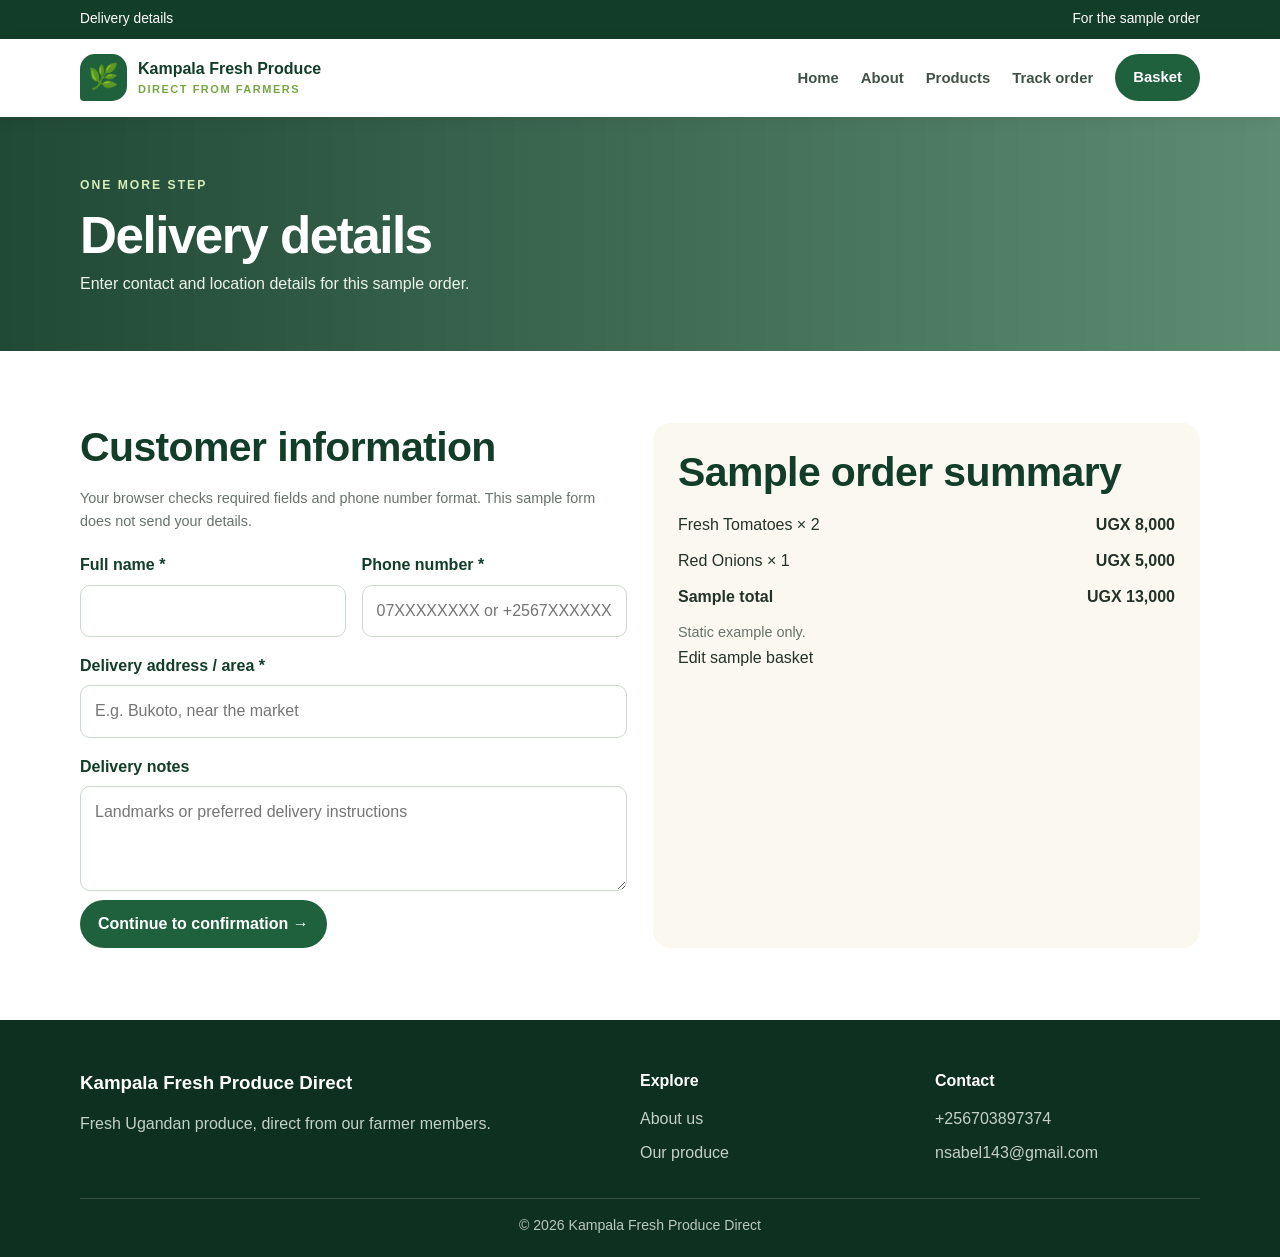
<file: checkout.html>
<!doctype html>
<html lang="en">
    <head>
        <!-- Checkout relies on native browser validation without scripts. -->
         <meta charset="utf-8">
         <meta name="viewport" content="width=device-width,initial-scale=1">
         <title>Checkout | Kampala Fresh Produce Direct</title>
         <link rel="stylesheet" href="style.css">
        </head>
<body>
    <div class="topbar">
        <div class="container topbar-inner">
            <span>Delivery details</span>
            <span>For the sample order</span>
        </div>
    </div>
    <header>
        <nav class="container nav-wrap" aria-label="Main navigation">
            <a class="brand" href="index.html">
                <span class="brand-mark">🌿</span>
                <span class="brand-name">Kampala Fresh Produce<small>DIRECT FROM FARMERS</small></span>
            </a>
            <ul class="nav-links">
                <li><a href="index.html">Home</a></li>
                <li><a href="about.html">About</a></li>
                <li><a href="products.html">Products</a></li>
                <li><a href="tracking.html">Track order</a></li>
                <li><a class="shop-link" href="basket.html">Basket</a></li>
            </ul>
        </nav>
    </header>
<main>
    <section class="page-hero">
        <div class="container">
            <span class="eyebrow">One more step</span>
            <h1>Delivery details</h1>
            <p>Enter contact and location details for this sample order.</p>
        </div>
    </section>
    <section>
        <div class="container grid-2">
            <div>
                <h2>Customer information</h2>
                <p class="form-note">Your browser checks required fields and phone number format. This sample form does not send your details.</p>
                <form action="confirmation.html" method="get">
                    <div class="form-grid">
                        <div class="form-group">
                            <label for="customer-name">Full name *</label>
                            <input class="field" id="customer-name" name="name" required minlength="2" autocomplete="name">
                        </div>
                        <div class="form-group">
                            <label for="customer-phone">Phone number *</label>
                            <input class="field" id="customer-phone" name="phone" type="tel" required pattern="(?:\+256|0)[0-9]{9}" placeholder="07XXXXXXXX or +2567XXXXXXXX" title="Enter a Ugandan number starting 07 or +2567">
                        </div>
                        <div class="form-group full">
                            <label for="customer-address">Delivery address / area *</label>
                            <input class="field" id="customer-address" name="address" required minlength="5" placeholder="E.g. Bukoto, near the market">
                        </div>
                        <div class="form-group full">
                            <label for="customer-notes">Delivery notes</label>
                            <textarea class="field" id="customer-notes" name="notes" rows="3" placeholder="Landmarks or preferred delivery instructions"></textarea>
                        </div>
                    </div>
                    <button class="btn" type="submit">Continue to confirmation →</button>
                </form>
            </div>
            <aside class="summary">
                <h2>Sample order summary</h2>
                <div class="summary-line">
                    <span>Fresh Tomatoes × 2</span>
                    <strong>UGX 8,000</strong>
                </div>
                <div class="summary-line">
                    <span>Red Onions × 1</span>
                    <strong>UGX 5,000</strong>
                </div>
                <div class="summary-line">
                    <strong>Sample total</strong>
                    <strong>UGX 13,000</strong>
                </div>
                <p class="small">Static example only.</p>
                <a href="basket.html">Edit sample basket</a>
            </aside>
        </div>
    </section>
</main>
<footer>
    <div class="container">
        <div class="footer-grid">
            <div>
                <h3>Kampala Fresh Produce Direct</h3>
                <p>Fresh Ugandan produce, direct from our farmer members.</p>
            </div>
            <div>
                <h4>Explore</h4>
                <ul>
                    <li><a href="about.html">About us</a></li>
                    <li><a href="products.html">Our produce</a></li>
                </ul>
            </div>
            <div>
                <h4>Contact</h4>
                <ul>
                    <li><a href="tel:+256703897374">+256703897374</a></li>
                    <li><a href="mailto:nsabel143@gmail.com">nsabel143@gmail.com</a></li>
                </ul>
            </div>
        </div>
        <p class="copyright">© 2026 Kampala Fresh Produce Direct</p>
    </div>
</footer>
</body>
</html>
</file>
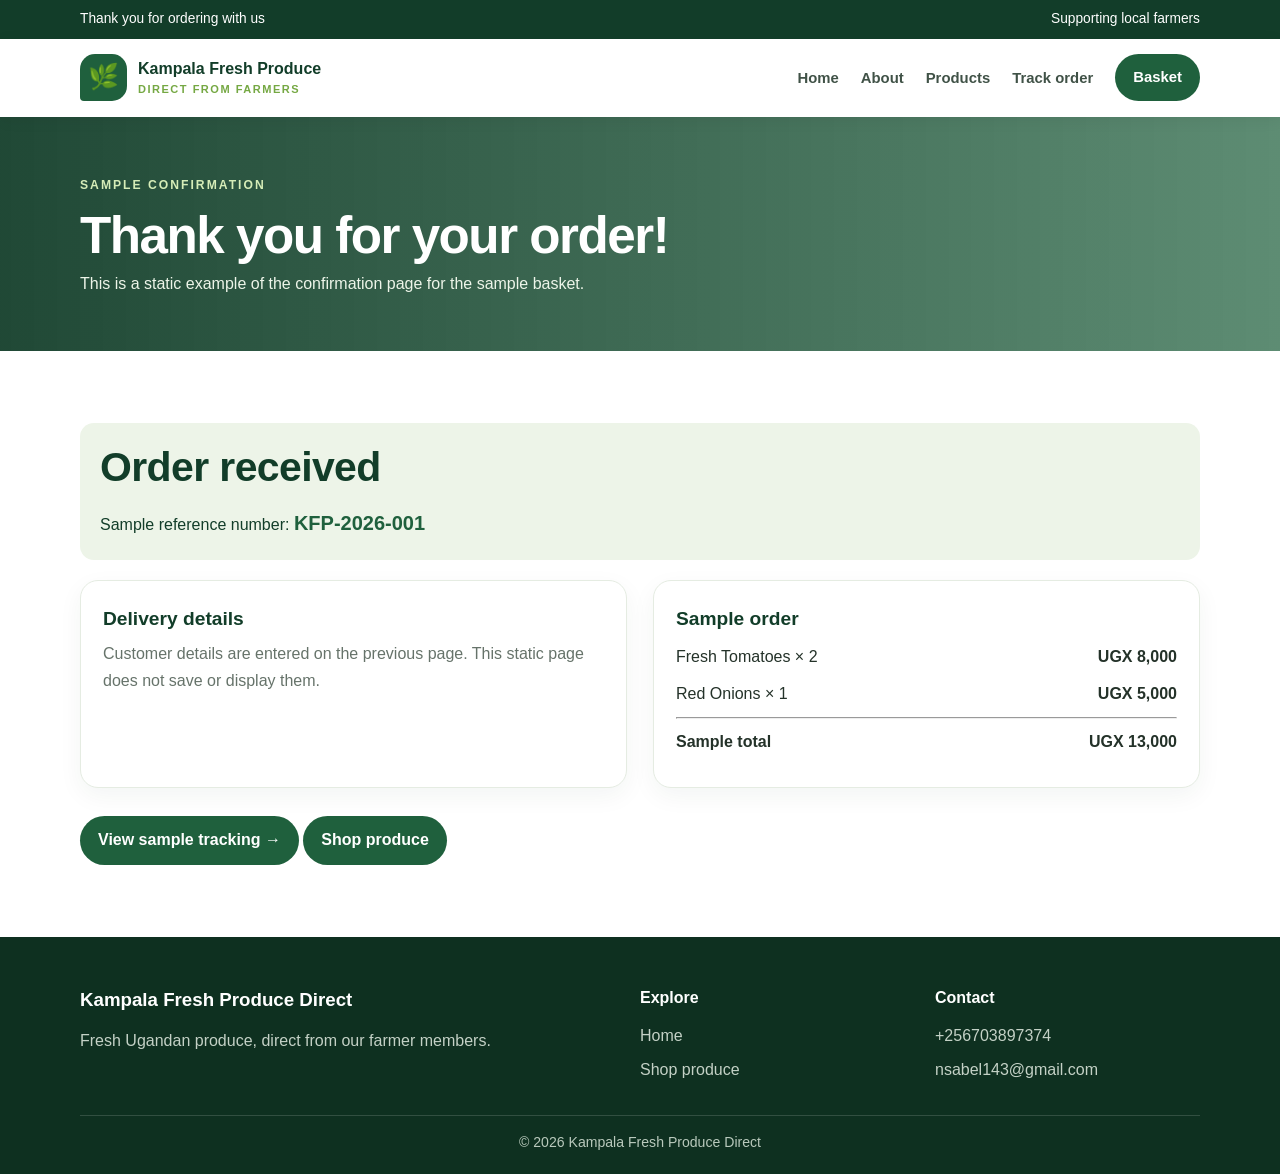
<file: confirmation.html>
<!doctype html>
<html lang="en">
    <head>
        <!-- Static example confirmation page linked from the checkout form. -->
         <meta charset="utf-8">
         <meta name="viewport" content="width=device-width,initial-scale=1">
         <title>Order Confirmation | Kampala Fresh Produce Direct</title>
         <link rel="stylesheet" href="style.css">
        </head>
<body>
    <div class="topbar">
        <div class="container topbar-inner">
            <span>Thank you for ordering with us</span>
            <span>Supporting local farmers</span>
        </div>
    </div>
    <header>
        <nav class="container nav-wrap" aria-label="Main navigation">
            <a class="brand" href="index.html">
                <span class="brand-mark">🌿</span>
                <span class="brand-name">Kampala Fresh Produce<small>DIRECT FROM FARMERS</small></span>
            </a>
            <ul class="nav-links">
                <li><a href="index.html">Home</a></li>
                <li><a href="about.html">About</a></li>
                <li><a href="products.html">Products</a></li>
                <li><a href="tracking.html">Track order</a></li>
                <li><a class="shop-link" href="basket.html">Basket</a></li>
            </ul>
        </nav>
    </header>
<main>
    <section class="page-hero">
        <div class="container">
            <span class="eyebrow">Sample confirmation</span>
            <h1>Thank you for your order!</h1>
            <p>This is a static example of the confirmation page for the sample basket.</p>
        </div>
    </section>
    <section>
        <div class="container">
            <div class="success">
                <h2>Order received</h2>
                <p>Sample reference number: <span class="order-id">KFP-2026-001</span></p>
            </div>
            <div class="grid-2">
                <article class="card">
                    <div class="card-body">
                        <h3>Delivery details</h3>
                        <p>Customer details are entered on the previous page. This static page does not save or display them.</p>
                    </div>
                </article>
                <article class="card">
                    <div class="card-body">
                        <h3>Sample order</h3>
                        <div class="summary-line">
                            <span>Fresh Tomatoes × 2</span>
                            <strong>UGX 8,000</strong>
                        </div>
                        <div class="summary-line">
                            <span>Red Onions × 1</span>
                            <strong>UGX 5,000</strong>
                        </div>
                        <hr>
                        <div class="summary-line">
                            <strong>Sample total</strong>
                            <strong>UGX 13,000</strong>
                        </div>
                    </div>
                </article>
            </div>
            <p class="space-top">
                <a class="btn" href="tracking.html">View sample tracking →</a> 
                <a class="btn" href="products.html">Shop produce</a>
            </p>
        </div>
    </section>
</main>
<footer>
    <div class="container">
        <div class="footer-grid">
            <div>
                <h3>Kampala Fresh Produce Direct</h3>
                <p>Fresh Ugandan produce, direct from our farmer members.</p>
            </div>
            <div>
                <h4>Explore</h4>
                <ul>
                    <li><a href="index.html">Home</a></li>
                    <li><a href="products.html">Shop produce</a></li>
                </ul>
            </div>
            <div>
                <h4>Contact</h4>
                <ul>
                    <li><a href="tel:+256703897374">+256703897374</a></li>
                    <li><a href="mailto:Vnsabel143@gmail.com">nsabel143@gmail.com</a></li>
                </ul>
            </div>
        </div>
        <p class="copyright">© 2026 Kampala Fresh Produce Direct</p>
    </div>
</footer>
</body>
</html>
</file>
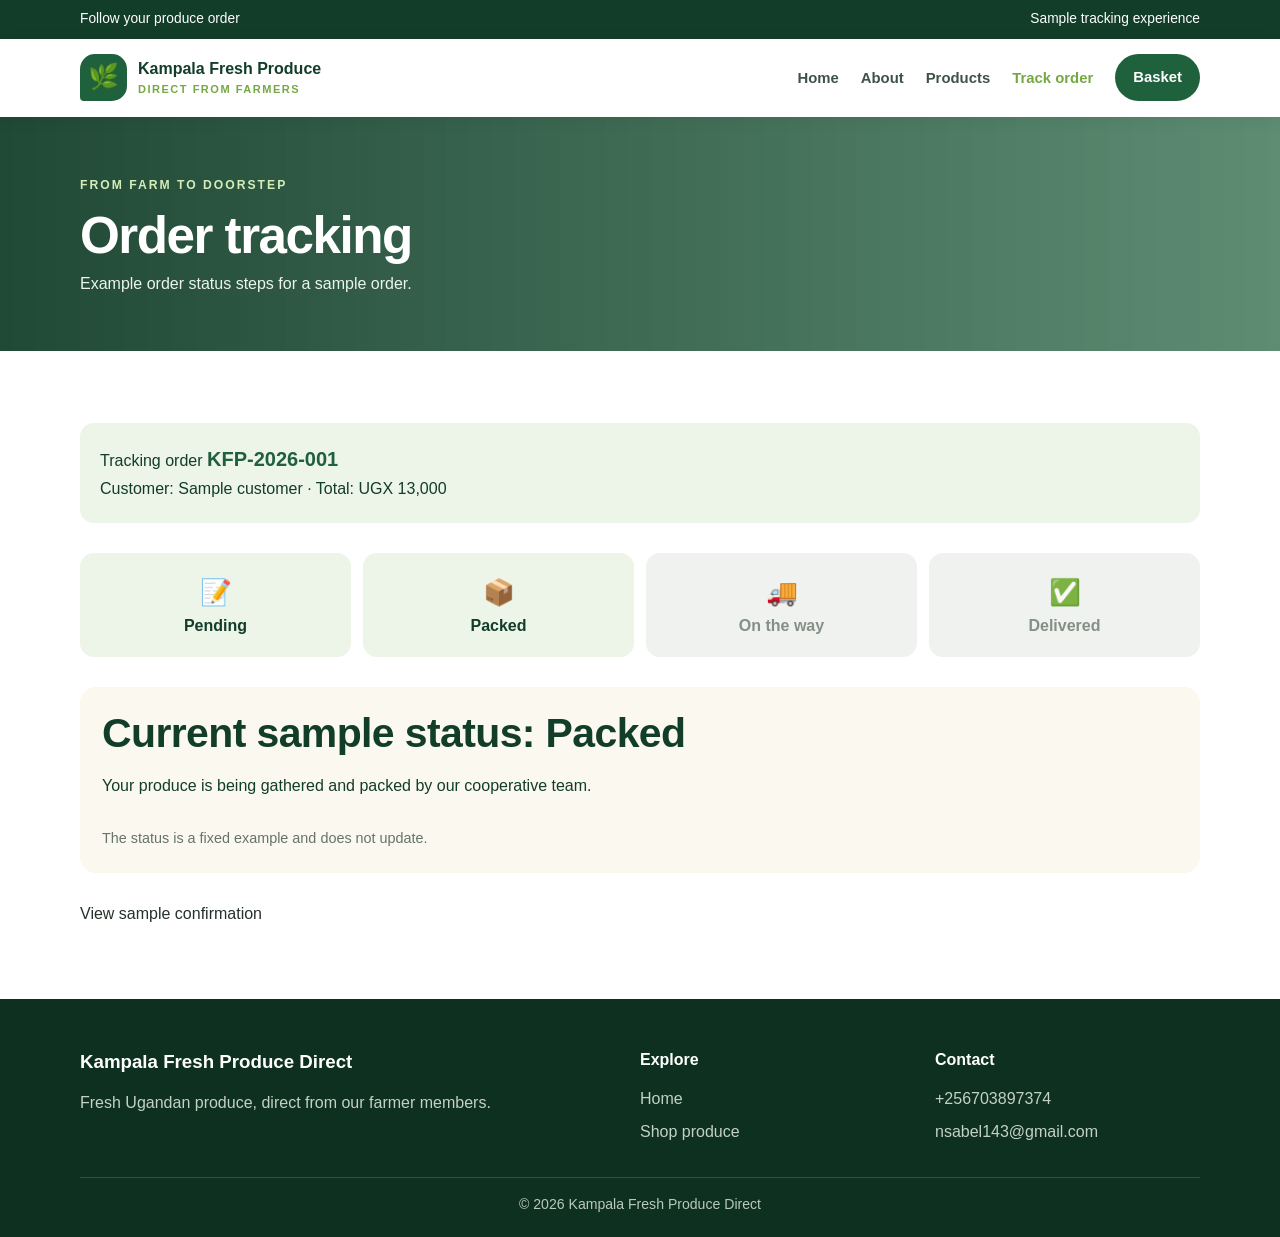
<file: tracking.html>
<!doctype html>
<html lang="en">
    <head><!-- Tracking stages are a visual HTML example, not live order tracking. -->
        <meta charset="utf-8">
        <meta name="viewport" content="width=device-width,initial-scale=1">
        <title>Track Order | Kampala Fresh Produce Direct</title>
        <link rel="stylesheet" href="style.css">
    </head>
<body>
    <div class="topbar">
        <div class="container topbar-inner">
            <span>Follow your produce order</span>
            <span>Sample tracking experience</span>
        </div>
    </div>
    <header>
        <nav class="container nav-wrap" aria-label="Main navigation">
            <a class="brand" href="index.html">
                <span class="brand-mark">🌿</span>
                <span class="brand-name">Kampala Fresh Produce<small>DIRECT FROM FARMERS</small></span>
            </a>
            <ul class="nav-links">
                <li><a href="index.html">Home</a></li>
                <li><a href="about.html">About</a></li>
                <li><a href="products.html">Products</a></li>
                <li><a class="active" href="tracking.html">Track order</a></li>
                <li><a class="shop-link" href="basket.html">Basket</a></li>
            </ul>
        </nav>
    </header>
<main>
    <section class="page-hero">
        <div class="container">
            <span class="eyebrow">From farm to doorstep</span>
            <h1>Order tracking</h1>
            <p>Example order status steps for a sample order.</p>
        </div>
    </section>
    <section>
        <div class="container">
            <div class="success">
                <p>Tracking order <span class="order-id">KFP-2026-001</span></p>
                <p>Customer: Sample customer · Total: UGX 13,000</p>
            </div>
<!-- The status stages are shown in sequence; no timer or live status is used. -->
<div class="status-track">
    <div class="status-step done">
        <div class="status-dot">📝</div>
        <strong>Pending</strong>
    </div>
    <div class="status-step done">
        <div class="status-dot">📦</div>
        <strong>Packed</strong>
    </div>
    <div class="status-step">
        <div class="status-dot">🚚</div>
        <strong>On the way</strong>
    </div>
    <div class="status-step">
        <div class="status-dot">✅</div>
        <strong>Delivered</strong>
    </div>
</div>
<div class="status-message">
    <h2>Current sample status: Packed</h2>
    <p>Your produce is being gathered and packed by our cooperative team.</p>
    <p class="small space-top">The status is a fixed example and does not update.</p>
</div>
<p class="space-top">
    <a href="confirmation.html">View sample confirmation</a>
</p>
</div>
</section>
</main>
<footer>
    <div class="container">
        <div class="footer-grid">
            <div>
                <h3>Kampala Fresh Produce Direct</h3>
                <p>Fresh Ugandan produce, direct from our farmer members.</p>
            </div>
            <div>
                <h4>Explore</h4>
                <ul>
                    <li><a href="index.html">Home</a></li>
                    <li><a href="products.html">Shop produce</a></li>
                </ul>
            </div>
            <div>
                <h4>Contact</h4>
                <ul>
                    <li><a href="tel:+256703897374">+256703897374</a></li>
                    <li><a href="mailto:nsabel143@gmail.com">nsabel143@gmail.com</a></li>
                </ul>
            </div>
        </div>
        <p class="copyright">© 2026 Kampala Fresh Produce Direct</p>
    </div>
</footer>
</body>
</html>
</file>
<file: style.css>
/* Kampala Fresh Produce Direct: shared, responsive visual theme. */
:root{--green:#1f603d;--green-dark:#123d29;--green-bright:#75a843;--cream:#fbf8ef;--pale:#edf4e8;--text:#243229;--muted:#66736a;--white:#fff;--line:#e5ece2;--shadow:0 14px 35px rgba(25,61,38,.10)}
*{box-sizing:border-box;margin:0;padding:0}
html{scroll-behavior:smooth}
body{font-family:Arial,Helvetica,sans-serif;color:var(--text);background:#fff;line-height:1.65}
a{color:inherit;text-decoration:none}
img{display:block;width:100%;object-fit:cover}
button,input,select,textarea{font:inherit}
.container{width:min(1120px,92%);margin:0 auto}
.topbar{background:var(--green-dark);color:#fff;font-size:.86rem}
.topbar-inner{display:flex;justify-content:space-between;gap:12px;padding:8px 0;flex-wrap:wrap}
header{background:rgba(255,255,255,.97);position:sticky;top:0;z-index:20;box-shadow:0 3px 15px rgba(0,0,0,.06)}
.nav-wrap{display:flex;align-items:center;justify-content:space-between;min-height:78px;gap:20px}
.brand{display:flex;align-items:center;gap:11px;min-width:0}
.brand-mark{width:47px;height:47px;flex:0 0 47px;display:grid;place-items:center;background:var(--green);color:#fff;border-radius:15px 15px 15px 4px;font-size:1.55rem}
.brand-name{font-size:1rem;font-weight:800;line-height:1.2;color:var(--green-dark)}
.brand-name small{display:block;font-size:.69rem;letter-spacing:1.5px;color:var(--green-bright);margin-top:4px}
.nav-links{display:flex;align-items:center;gap:22px;list-style:none}
.nav-links a{font-size:.93rem;font-weight:700;color:#405247}
.nav-links a:hover,.nav-links a.active{color:var(--green-bright)}
.nav-links .shop-link,.btn{background:var(--green);color:#fff;padding:11px 18px;border-radius:999px;font-weight:800;border:0;display:inline-flex;align-items:center;justify-content:center;gap:8px;cursor:pointer;transition:.2s}
.nav-links .shop-link:hover,.btn:hover{background:var(--green-dark);transform:translateY(-1px)}
.menu-toggle{display:none;background:none;border:0;font-size:1.8rem;color:var(--green-dark);cursor:pointer}
.hero{min-height:450px;display:grid;align-items:center;color:#fff;background:linear-gradient(90deg,rgba(12,47,29,.91),rgba(12,47,29,.69) 52%,rgba(12,47,29,.12)),url('https://images.unsplash.com/photo-1542838132-92c53300491e?auto=format&fit=crop&w=1800&q=85') center/cover no-repeat}
.hero-content{padding:75px 0;max-width:690px}
.eyebrow{display:inline-block;text-transform:uppercase;letter-spacing:2px;font-weight:800;font-size:.76rem;color:#d6edb8;margin-bottom:13px}
h1{font-size:clamp(2.25rem,5vw,4.25rem);line-height:1.08;margin-bottom:20px;letter-spacing:-1.5px}
.hero p{max-width:610px;font-size:1.08rem;color:#f1f5ef;margin-bottom:27px}
.btn.bright{background:var(--green-bright)}
.btn.light{background:transparent;border:2px solid #fff;margin-left:8px}
.btn.light:hover{background:#fff;color:var(--green-dark)}section{padding:72px 0}
.section-heading{text-align:center;max-width:720px;margin:0 auto 40px}
.section-heading .eyebrow{color:var(--green-bright);margin-bottom:8px}
h2{font-size:clamp(1.8rem,3.2vw,2.65rem);line-height:1.2;color:var(--green-dark);margin-bottom:14px;letter-spacing:-.6px}
.section-heading p,.muted{color:var(--muted)}
.grid-3{display:grid;grid-template-columns:repeat(3,1fr);gap:22px}
.grid-2{display:grid;grid-template-columns:repeat(2,1fr);gap:26px}
.card{background:#fff;border:1px solid var(--line);border-radius:18px;overflow:hidden;box-shadow:0 8px 24px rgba(20,60,34,.05)}
.card-body{padding:22px}
.card h3{color:var(--green-dark);margin-bottom:7px;font-size:1.2rem}
.card p{color:var(--muted)}
.card-image{height:205px}
.price{color:var(--green);font-weight:800;font-size:1.15rem}
.pale{background:var(--cream)}
.intro-grid{display:grid;grid-template-columns:1fr 1fr;align-items:center;gap:48px}
.intro-image{position:relative}
.intro-image img{height:390px;border-radius:22px;box-shadow:var(--shadow)}
.intro-copy p{color:var(--muted);margin-bottom:15px}
.check-list,.plain-list{list-style:none;display:grid;gap:10px;margin-top:18px}
.check-list li{display:flex;gap:10px}.check{color:var(--green-bright);font-weight:900}
.benefit{padding:30px;border-radius:20px;background:var(--pale)}
.benefit.customer{background:#fff5e5}
.benefit h3{color:var(--green-dark);font-size:1.4rem;margin:10px 0}
.purpose{background:var(--green-dark);color:#fff}
.purpose h2,.purpose h3{color:#fff}
.purpose .section-heading p{color:#d4e0d5}
.purpose-card{border:1px solid rgba(255,255,255,.18);background:rgba(255,255,255,.07);border-radius:18px;padding:28px}
.purpose-card p{color:#e0e9e1}
.purpose-card .label{color:#c3e89a;font-weight:800;text-transform:uppercase;letter-spacing:1.4px;font-size:.78rem}
.areas{background:var(--cream)}
.area-card{padding:25px;border-radius:18px;background:#fff;border:1px solid var(--line)}
.area-icon{font-size:1.8rem;margin-bottom:8px}
.cta{padding:55px 0;background:var(--pale)}
.cta-inner{display:flex;justify-content:space-between;align-items:center;gap:24px}
footer{background:#0e3020;color:#d7e2d8;padding:48px 0 20px}
.footer-grid{display:grid;grid-template-columns:2fr 1fr 1fr;gap:30px;padding-bottom:32px}
.footer-grid h3,.footer-grid h4{color:#fff;margin-bottom:12px}
.footer-grid p,.footer-grid li{color:#c4d1c6}
.footer-grid ul{list-style:none;display:grid;gap:7px}
.footer-grid a:hover{color:#c3e89a}
.copyright{border-top:1px solid rgba(255,255,255,.15);padding-top:15px;text-align:center;font-size:.88rem;color:#b9c9bc}
.page-hero{padding:54px 0;background:linear-gradient(90deg,rgba(18,61,41,.94),rgba(31,96,61,.72)),url('https://images.unsplash.com/photo-1542838132-92c53300491e?auto=format&fit=crop&w=1600&q=80') center/cover;color:#fff}
.page-hero h1{font-size:clamp(2rem,4vw,3.2rem);margin-bottom:8px}
.page-hero p{max-width:700px;color:#edf5e9}
.toolbar{display:flex;gap:12px;flex-wrap:wrap;margin:0 0 25px}
.field{width:100%;padding:12px 14px;border:1px solid #ccd8cc;border-radius:10px;background:#fff;color:var(--text)}
.toolbar .field{max-width:340px}
.product-card img{height:190px}
.product-card .card-body{display:grid;gap:7px}
.product-meta{display:flex;justify-content:space-between;gap:10px;color:var(--muted);font-size:.91rem}
.product-card .btn{margin-top:9px;width:100%}
.empty{padding:35px;text-align:center;border:1px dashed #b9c9bc;border-radius:16px;color:var(--muted)}
.basket-layout{display:grid;grid-template-columns:1.5fr .8fr;gap:25px;align-items:start}
.basket-row{display:grid;grid-template-columns:80px 1fr auto;gap:15px;align-items:center;padding:15px 0;border-bottom:1px solid var(--line)}
.basket-row img{width:80px;height:70px;border-radius:10px}
.quantity{display:flex;align-items:center;gap:10px}
.quantity button{width:30px;height:30px;border:1px solid var(--line);background:#fff;border-radius:50%;cursor:pointer;color:var(--green-dark);font-weight:bold}
.summary{padding:25px;border-radius:18px;background:var(--cream);position:sticky;top:100px}
.summary-line{display:flex;justify-content:space-between;margin:10px 0}
.summary .btn{width:100%;margin-top:12px}
.form-grid{display:grid;grid-template-columns:1fr 1fr;gap:16px}
.form-group label{display:block;font-weight:700;margin-bottom:6px;color:var(--green-dark)}
.form-group.full{grid-column:1/-1}
.form-note{font-size:.9rem;color:var(--muted);margin:5px 0 18px}
.success{padding:20px;border-radius:14px;background:var(--pale);color:var(--green-dark);margin-bottom:20px}
.order-id{font-size:1.25rem;font-weight:800;color:var(--green)}
.status-track{display:grid;grid-template-columns:repeat(4,1fr);gap:12px;margin:30px 0}
.status-step{padding:18px 10px;text-align:center;border-radius:14px;background:#f0f2ef;color:#849087}
.status-step.done{background:var(--pale);color:var(--green-dark);font-weight:800}
.status-dot{font-size:1.6rem}
.status-message{padding:22px;border-radius:16px;background:var(--cream);color:var(--green-dark)}
.small{font-size:.9rem;color:var(--muted)}
.center{text-align:center}.space-top{margin-top:28px}
/* Mobile rules collapse navigation and card layouts for narrow screens. */
@media(max-width:800px){
    .menu-toggle{display:block}
.nav-links{display:none;position:absolute;left:0;right:0;top:78px;background:#fff;padding:18px 4%;box-shadow:0 8px 14px rgba(0,0,0,.08);flex-direction:column;align-items:stretch;gap:10px}
.nav-links.open{display:flex}
.nav-links a{display:block;padding:7px}
.grid-3{grid-template-columns:repeat(2,1fr)}
.intro-grid{gap:30px}
.basket-layout{grid-template-columns:1fr}
.summary{position:static}
.footer-grid{grid-template-columns:1fr 1fr}
.status-track{grid-template-columns:repeat(2,1fr)}}
@media(max-width:560px){
    .topbar-inner{justify-content:center;text-align:center}
    .brand-name{font-size:.88rem}
    .brand-mark{width:40px;height:40px;flex-basis:40px}
    .hero{min-height:470px;background-position:60% center}
    .hero-content{padding:58px 0}
    .btn.light{margin:10px 0 0}
    .grid-3,.grid-2,.intro-grid,.footer-grid,
    .form-grid{grid-template-columns:1fr}
    .intro-image img{height:280px}
    .form-group.full{grid-column:auto}
    .basket-row{grid-template-columns:64px 1fr;align-items:start}
    .basket-row img{width:64px;height:64px}
    .basket-row .row-end{grid-column:2;display:flex;justify-content:space-between;align-items:center}
    .status-track{gap:8px}
    .status-step{padding:13px 6px}
    .cta-inner{align-items:flex-start;flex-direction:column}section{padding:55px 0}}
/* Keep the full navigation visible on phones; the site uses no menu script. */
@media(max-width:800px){
    .menu-toggle{display:none!important}
    .nav-links{display:flex!important;position:static;left:auto;right:auto;top:auto;background:transparent;padding:0;box-shadow:none;flex-direction:row;align-items:center;gap:10px;flex-wrap:wrap}
    .nav-wrap{flex-wrap:wrap;padding:12px 0}
    .nav-links a{padding:5px}}
@media(max-width:560px){
    .nav-wrap{align-items:flex-start}
    .nav-links{width:100%;justify-content:space-between;gap:4px}
    .nav-links a{font-size:.82rem;padding:5px 3px}
    .nav-links .shop-link{padding:7px 10px}}
</file>
